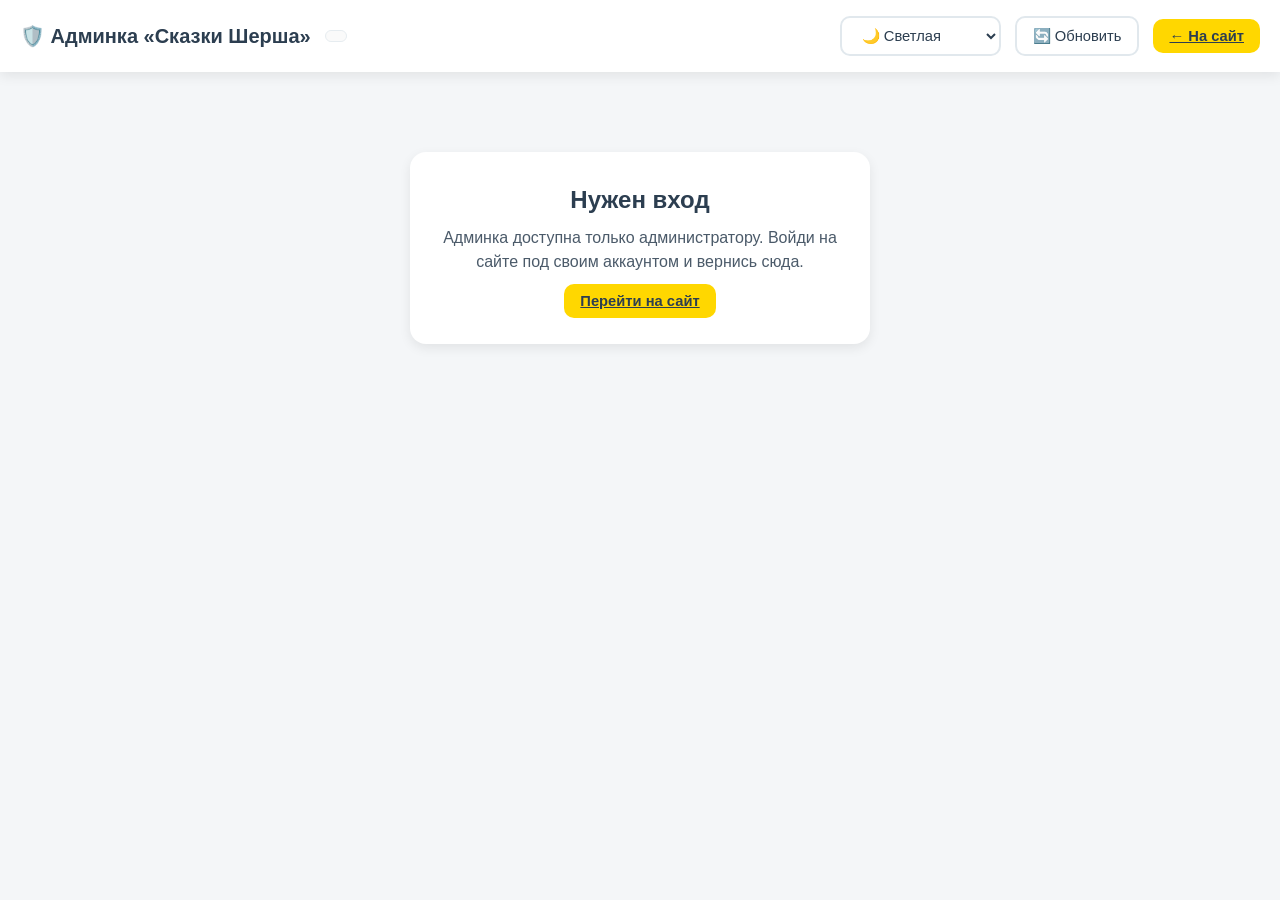
<file: admin.html>
﻿<!DOCTYPE html>
<html lang="ru">
<head>
    <meta charset="UTF-8">
    <meta name="viewport" content="width=device-width, initial-scale=1.0">
    <meta name="robots" content="noindex, nofollow">
    <title>Админка · Сказки Шерша</title>
    <link rel="icon" type="image/png" href="shersh_cursor.png">
    <link rel="stylesheet" href="admin.css">
</head>
<body>
    <header>
        <h1>🛡️ Админка «Сказки Шерша»</h1>
        <span class="me" id="meLabel" title="Аккаунт, от имени которого выполняются действия"></span>
        <span class="spacer"></span>
        <select id="themeSelect" class="btn btn-ghost" title="Тема">
            <option value="light">🌙 Светлая</option>
            <option value="dark">🌚 Тёмная</option>
            <option value="lavender">💜 Лавандовая</option>
            <option value="mint">🌿 Мятная</option>
            <option value="skyblue">💙 Голубая</option>
            <option value="rose">🌷 Розовая</option>
        </select>
        <button class="btn btn-ghost" id="refreshBtn">🔄 Обновить</button>
        <a class="btn" href="index.html">← На сайт</a>
    </header>

    <main>
        <section class="gate" id="gate">
            <h2>Нужен вход</h2>
            <p id="gateText">Войди на сайте как Шерш — админка откроется только для администратора.</p>
            <a class="btn" href="index.html">Перейти на сайт</a>
        </section>

        <div id="admin" style="display:none;">
            <div class="stats" id="stats"></div>

            <div class="tabs">
                <button class="tab active" data-tab="reports">Жалобы <span class="count" id="cntReports"></span></button>
                <button class="tab" data-tab="users">Пользователи <span class="count" id="cntUsers"></span></button>
                <button class="tab" data-tab="banned">Забаненные <span class="count" id="cntBanned"></span></button>
                <button class="tab" data-tab="posts">Истории <span class="count" id="cntPosts"></span></button>
                <button class="tab" data-tab="comments">Комментарии <span class="count" id="cntComments"></span></button>
                <button class="tab" data-tab="stats">📊 Аналитика</button>
            </div>

            <div class="panel active" id="panel-reports"></div>
            <div class="panel" id="panel-users"></div>
            <div class="panel" id="panel-banned"></div>
            <div class="panel" id="panel-posts"></div>
            <div class="panel" id="panel-comments"></div>
            <div class="panel" id="panel-stats"></div>
        </div>
    </main>

    <div id="toasts"></div>

    <script src="admin.js?v=3"></script>
</body>
</html>
</file>
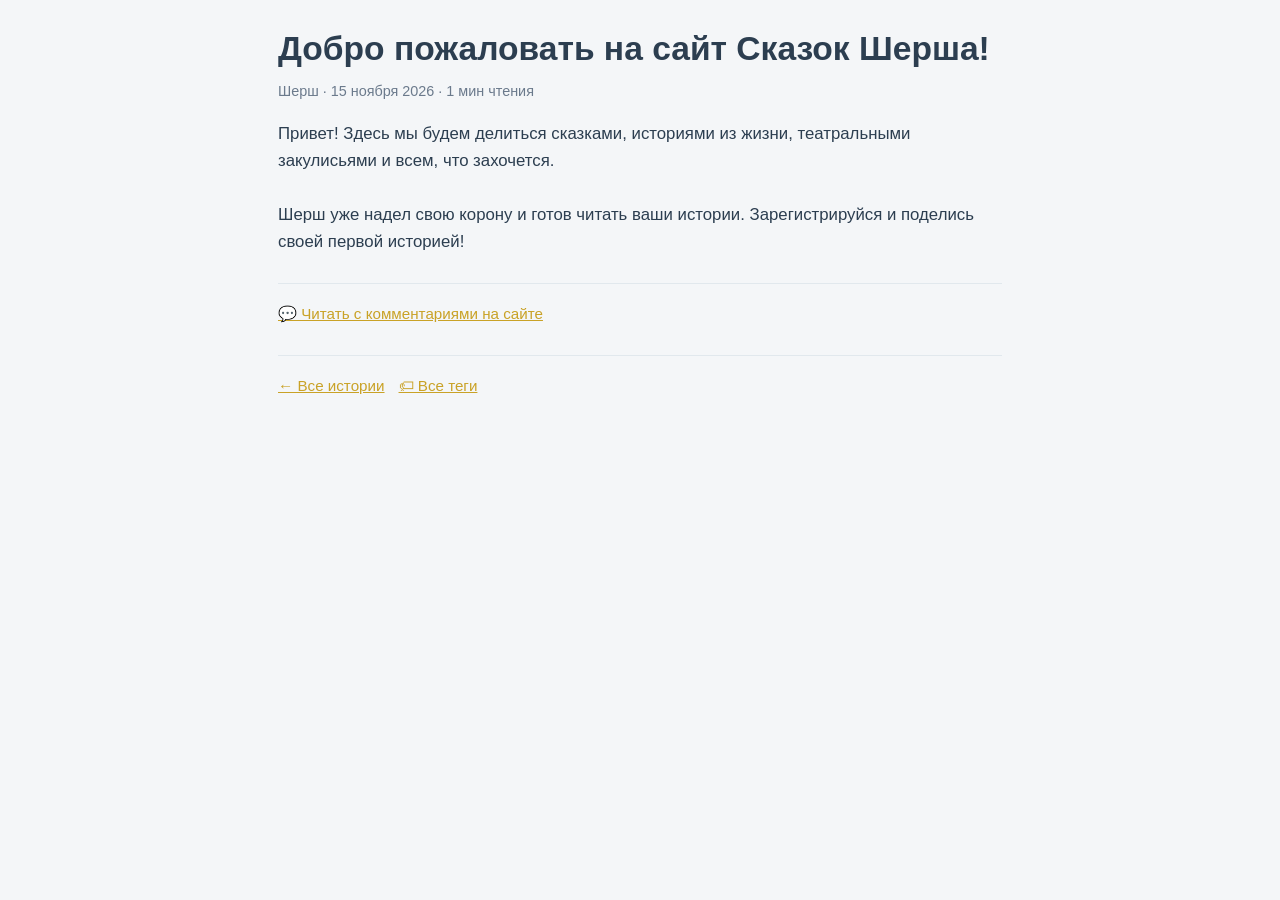
<file: post-4.html>
<!DOCTYPE html>
<html lang="ru">
<head>
<meta charset="UTF-8">
<meta name="viewport" content="width=device-width, initial-scale=1.0">
<title>Добро пожаловать на сайт Сказок Шерша! — Сказки Шерша</title>
<meta name="description" content="Привет! Здесь мы будем делиться сказками, историями из жизни, театральными закулисьями и всем, что захочется. Шерш уже надел свою корону и готов читать ваши истории.…">
<link rel="canonical" href="https://andrewshpik.github.io/skazki-Shersha/post-4.html">
<meta property="og:type" content="article">
<meta property="og:site_name" content="Сказки Шерша">
<meta property="og:title" content="Добро пожаловать на сайт Сказок Шерша! — Сказки Шерша">
<meta property="og:description" content="Привет! Здесь мы будем делиться сказками, историями из жизни, театральными закулисьями и всем, что захочется. Шерш уже надел свою корону и готов читать ваши истории.…">
<meta property="og:url" content="https://andrewshpik.github.io/skazki-Shersha/post-4.html">
<meta property="og:image" content="https://andrewshpik.github.io/skazki-Shersha/banner.jpg">
<meta name="twitter:card" content="summary_large_image">
<meta name="twitter:title" content="Добро пожаловать на сайт Сказок Шерша! — Сказки Шерша">
<meta name="twitter:description" content="Привет! Здесь мы будем делиться сказками, историями из жизни, театральными закулисьями и всем, что захочется. Шерш уже надел свою корону и готов читать ваши истории.…">
<meta name="twitter:image" content="https://andrewshpik.github.io/skazki-Shersha/banner.jpg">
<script type="application/ld+json">{"@context": "https://schema.org", "@type": "Article", "headline": "Добро пожаловать на сайт Сказок Шерша!", "description": "Привет! Здесь мы будем делиться сказками, историями из жизни, театральными закулисьями и всем, что захочется. Шерш уже надел свою корону и готов читать ваши истории.…", "datePublished": "2026-11-15T09:08:01.175108+00:00", "author": {"@type": "Person", "name": "Шерш"}, "image": ["https://andrewshpik.github.io/skazki-Shersha/banner.jpg"], "mainEntityOfPage": {"@type": "WebPage", "@id": "https://andrewshpik.github.io/skazki-Shersha/post-4.html"}, "publisher": {"@type": "Organization", "name": "Сказки Шерша"}}</script>
<style>
:root { color-scheme: light dark; --fg: #2c3e50; --muted: #6b7a8c; --bg: #f4f6f8; --card: #fff; --line: #e1e8ed; --gold: #c9a227; }
@media (prefers-color-scheme: dark) { :root { --fg: #e6e6e6; --muted: #a3a3a3; --bg: #1a1a2e; --card: #1f2b4d; --line: #2a3b66; --gold: #ffd700; } }
* { box-sizing: border-box; }
body { margin: 0; background: var(--bg); color: var(--fg); font-family: -apple-system, "Segoe UI", Roboto, sans-serif; line-height: 1.6; }
main { max-width: 760px; margin: 0 auto; padding: 28px 18px 60px; }
a { color: var(--gold); }
h1 { font-size: clamp(1.5rem, 3.5vw, 2.1rem); line-height: 1.25; margin: 0 0 10px; }
.meta { color: var(--muted); font-size: 0.9rem; margin-bottom: 18px; }
img.cover { width: 100%; border-radius: 14px; margin-bottom: 18px; }
.text { white-space: pre-wrap; font-size: 1.05rem; }
.nav { display: flex; gap: 14px; flex-wrap: wrap; margin-top: 28px; padding-top: 18px; border-top: 1px solid var(--line); font-size: 0.95rem; }
.card { background: var(--card); border: 1px solid var(--line); border-radius: 14px; padding: 16px 18px; margin-bottom: 14px; }
.card h2 { font-size: 1.1rem; margin: 0 0 6px; line-height: 1.35; }
.card p { margin: 0 0 8px; font-size: 0.95rem; }
.tags { display: flex; flex-wrap: wrap; gap: 8px; }
.tag { display: inline-block; padding: 5px 10px; border: 1px solid var(--line); border-radius: 999px; text-decoration: none; font-size: 0.9rem; }
</style>
</head>
<body>
<main>
<article><h1>Добро пожаловать на сайт Сказок Шерша!</h1><div class="meta">Шерш · 15 ноября 2026 · 1 мин чтения</div><div class="text">Привет! Здесь мы будем делиться сказками, историями из жизни, театральными закулисьями и всем, что захочется.

Шерш уже надел свою корону и готов читать ваши истории. Зарегистрируйся и поделись своей первой историей!</div></article><nav class="nav"><a href="index.html#post-4">💬 Читать с комментариями на сайте</a></nav>
<nav class="nav">
<a href="index.html">← Все истории</a>
<a href="tags.html">🏷 Все теги</a>
</nav>
</main>
</body>
</html>
</file>
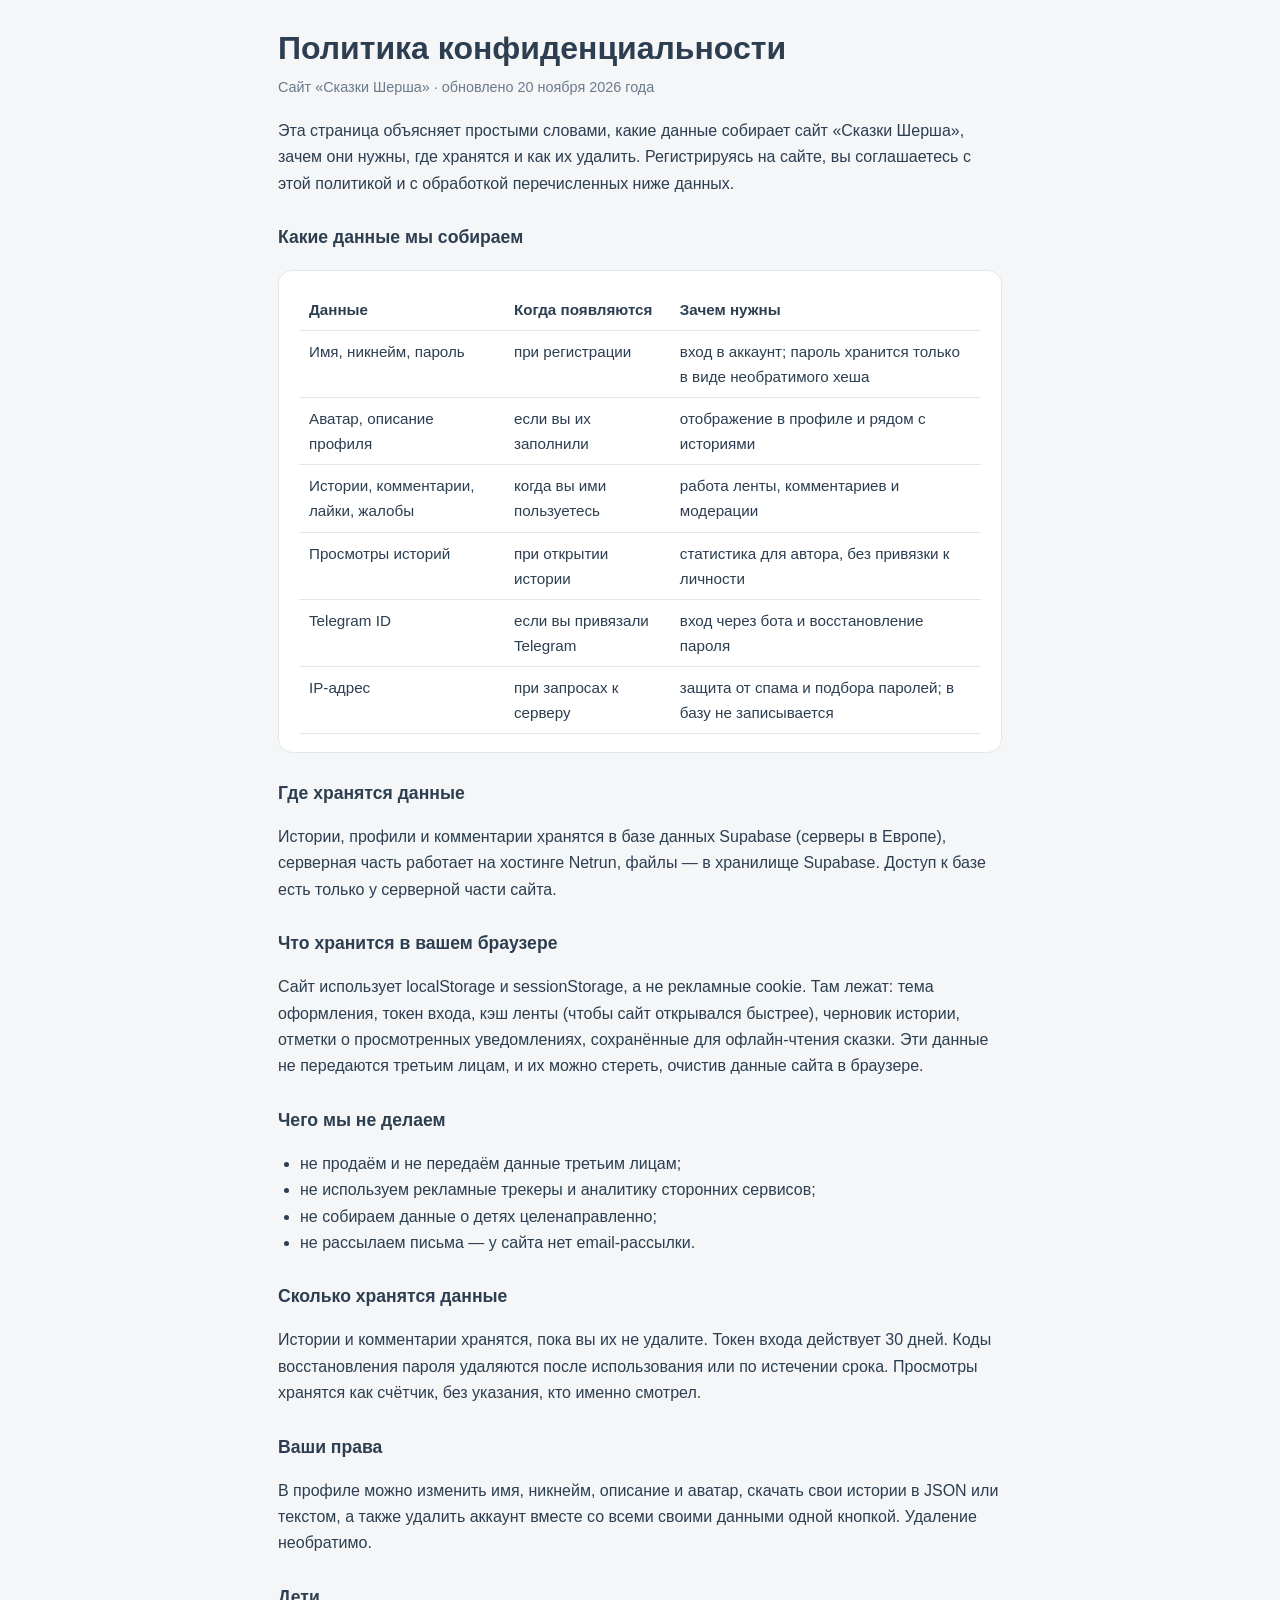
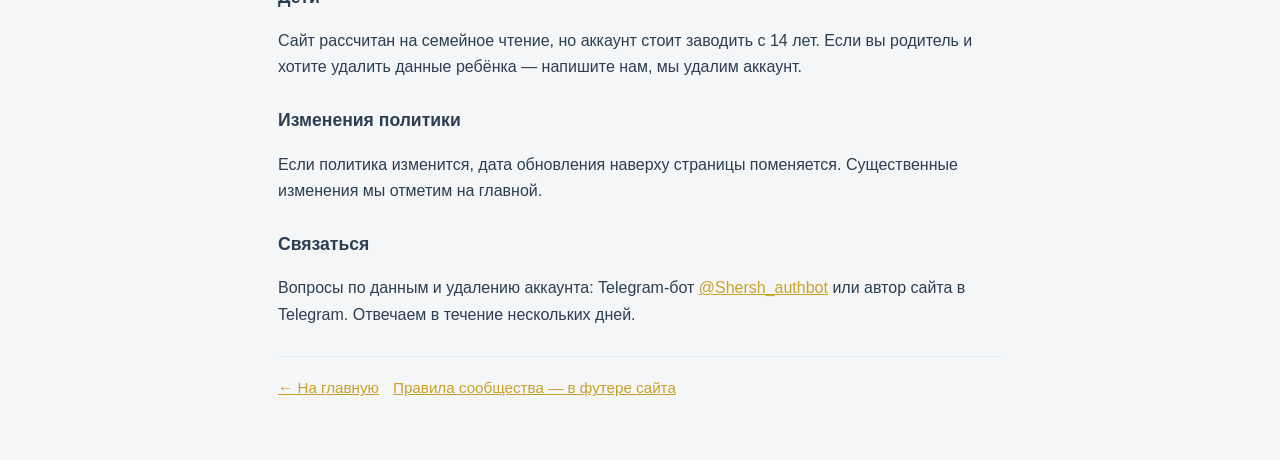
<file: privacy.html>
<!DOCTYPE html>
<html lang="ru">
<head>
<meta charset="UTF-8">
<meta name="viewport" content="width=device-width, initial-scale=1.0">
<title>Политика конфиденциальности — Сказки Шерша</title>
<meta name="description" content="Какие данные собирает сайт «Сказки Шерша», зачем они нужны, где хранятся и как их удалить.">
<meta name="robots" content="index, follow">
<link rel="canonical" href="https://andrewshpik.github.io/skazki-Shersha/privacy.html">
<link rel="icon" type="image/png" href="shersh_cursor.png">
<style>
:root { color-scheme: light dark; --fg: #2c3e50; --muted: #6b7a8c; --bg: #f4f6f8; --card: #fff; --line: #e1e8ed; --gold: #c9a227; }
@media (prefers-color-scheme: dark) { :root { --fg: #e6e6e6; --muted: #a3a3a3; --bg: #1a1a2e; --card: #1f2b4d; --line: #2a3b66; --gold: #ffd700; } }
* { box-sizing: border-box; }
body { margin: 0; background: var(--bg); color: var(--fg); font-family: -apple-system, "Segoe UI", Roboto, sans-serif; line-height: 1.65; }
main { max-width: 760px; margin: 0 auto; padding: 28px 18px 60px; }
a { color: var(--gold); }
h1 { font-size: clamp(1.4rem, 3.4vw, 2rem); line-height: 1.25; margin: 0 0 8px; }
h2 { font-size: 1.1rem; margin: 26px 0 8px; }
p, li { font-size: 1rem; }
.meta { color: var(--muted); font-size: 0.9rem; margin-bottom: 18px; }
.card { background: var(--card); border: 1px solid var(--line); border-radius: 14px; padding: 18px 20px; margin: 18px 0; }
ul { padding-left: 22px; }
.nav { display: flex; gap: 14px; flex-wrap: wrap; margin-top: 28px; padding-top: 18px; border-top: 1px solid var(--line); font-size: 0.95rem; }
table { width: 100%; border-collapse: collapse; font-size: 0.95rem; }
th, td { text-align: left; padding: 8px 10px; border-bottom: 1px solid var(--line); vertical-align: top; }
</style>
</head>
<body>
<main>
<h1>Политика конфиденциальности</h1>
<div class="meta">Сайт «Сказки Шерша» · обновлено 20 ноября 2026 года</div>

<p>Эта страница объясняет простыми словами, какие данные собирает сайт «Сказки Шерша», зачем они нужны, где хранятся и как их удалить. Регистрируясь на сайте, вы соглашаетесь с этой политикой и с обработкой перечисленных ниже данных.</p>

<h2>Какие данные мы собираем</h2>
<div class="card">
<table>
<tr><th>Данные</th><th>Когда появляются</th><th>Зачем нужны</th></tr>
<tr><td>Имя, никнейм, пароль</td><td>при регистрации</td><td>вход в аккаунт; пароль хранится только в виде необратимого хеша</td></tr>
<tr><td>Аватар, описание профиля</td><td>если вы их заполнили</td><td>отображение в профиле и рядом с историями</td></tr>
<tr><td>Истории, комментарии, лайки, жалобы</td><td>когда вы ими пользуетесь</td><td>работа ленты, комментариев и модерации</td></tr>
<tr><td>Просмотры историй</td><td>при открытии истории</td><td>статистика для автора, без привязки к личности</td></tr>
<tr><td>Telegram ID</td><td>если вы привязали Telegram</td><td>вход через бота и восстановление пароля</td></tr>
<tr><td>IP-адрес</td><td>при запросах к серверу</td><td>защита от спама и подбора паролей; в базу не записывается</td></tr>
</table>
</div>

<h2>Где хранятся данные</h2>
<p>Истории, профили и комментарии хранятся в базе данных Supabase (серверы в Европе), серверная часть работает на хостинге Netrun, файлы — в хранилище Supabase. Доступ к базе есть только у серверной части сайта.</p>

<h2>Что хранится в вашем браузере</h2>
<p>Сайт использует localStorage и sessionStorage, а не рекламные cookie. Там лежат: тема оформления, токен входа, кэш ленты (чтобы сайт открывался быстрее), черновик истории, отметки о просмотренных уведомлениях, сохранённые для офлайн-чтения сказки. Эти данные не передаются третьим лицам, и их можно стереть, очистив данные сайта в браузере.</p>

<h2>Чего мы не делаем</h2>
<ul>
<li>не продаём и не передаём данные третьим лицам;</li>
<li>не используем рекламные трекеры и аналитику сторонних сервисов;</li>
<li>не собираем данные о детях целенаправленно;</li>
<li>не рассылаем письма — у сайта нет email-рассылки.</li>
</ul>

<h2>Сколько хранятся данные</h2>
<p>Истории и комментарии хранятся, пока вы их не удалите. Токен входа действует 30 дней. Коды восстановления пароля удаляются после использования или по истечении срока. Просмотры хранятся как счётчик, без указания, кто именно смотрел.</p>

<h2>Ваши права</h2>
<p>В профиле можно изменить имя, никнейм, описание и аватар, скачать свои истории в JSON или текстом, а также удалить аккаунт вместе со всеми своими данными одной кнопкой. Удаление необратимо.</p>

<h2>Дети</h2>
<p>Сайт рассчитан на семейное чтение, но аккаунт стоит заводить с 14 лет. Если вы родитель и хотите удалить данные ребёнка — напишите нам, мы удалим аккаунт.</p>

<h2>Изменения политики</h2>
<p>Если политика изменится, дата обновления наверху страницы поменяется. Существенные изменения мы отметим на главной.</p>

<h2>Связаться</h2>
<p>Вопросы по данным и удалению аккаунта: Telegram-бот <a href="https://t.me/Shersh_authbot" target="_blank" rel="noopener">@Shersh_authbot</a> или автор сайта в Telegram. Отвечаем в течение нескольких дней.</p>

<nav class="nav">
<a href="index.html">← На главную</a>
<a href="index.html" onclick="return false" aria-disabled="true">Правила сообщества — в футере сайта</a>
</nav>
</main>
</body>
</html>
</file>
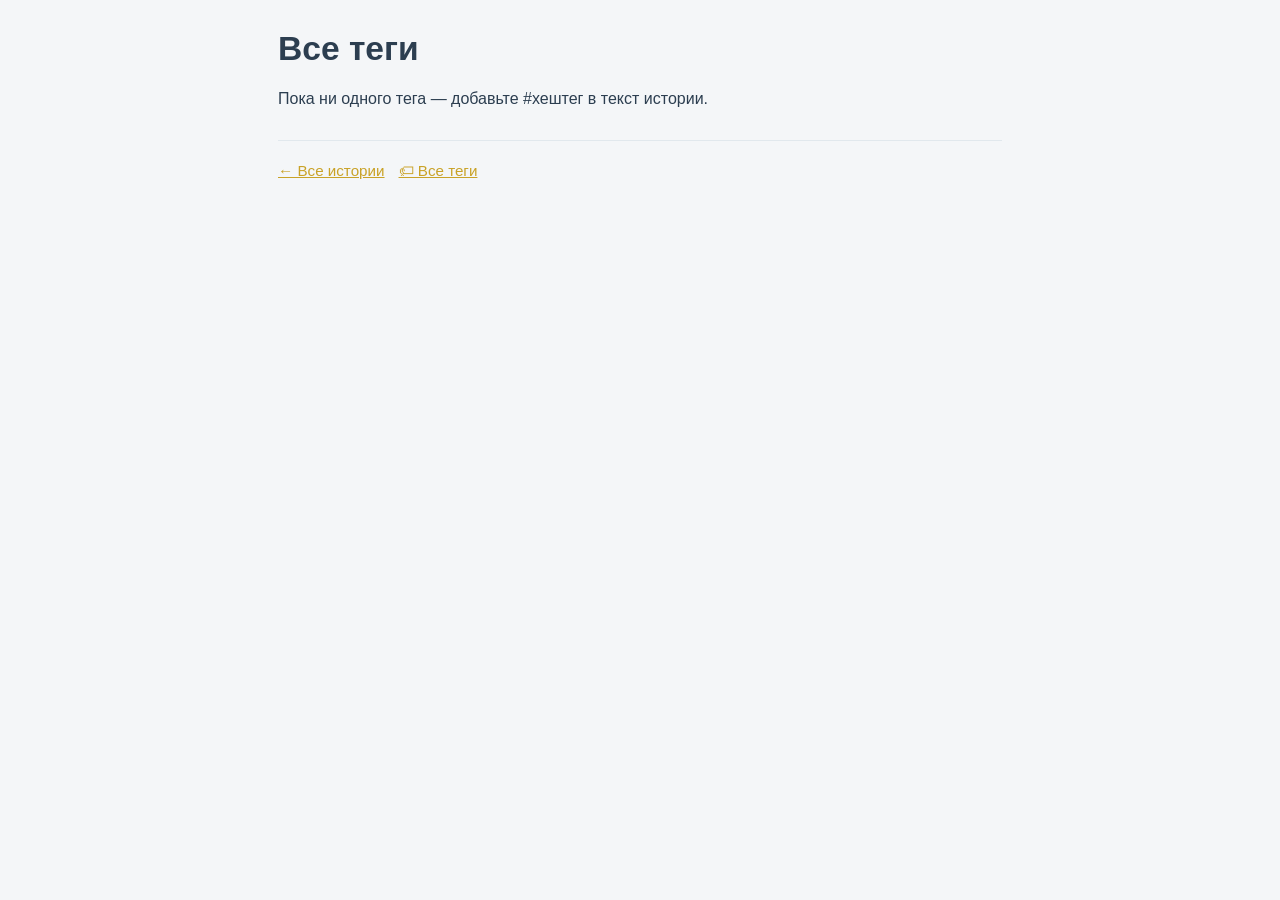
<file: tags.html>
<!DOCTYPE html>
<html lang="ru">
<head>
<meta charset="UTF-8">
<meta name="viewport" content="width=device-width, initial-scale=1.0">
<title>Все теги — Сказки Шерша</title>
<meta name="description" content="Истории «Сказок Шерша» по тегам">
<link rel="canonical" href="https://andrewshpik.github.io/skazki-Shersha/tags.html">
<meta property="og:type" content="website">
<meta property="og:site_name" content="Сказки Шерша">
<meta property="og:title" content="Все теги — Сказки Шерша">
<meta property="og:description" content="Истории «Сказок Шерша» по тегам">
<meta property="og:url" content="https://andrewshpik.github.io/skazki-Shersha/tags.html">
<meta property="og:image" content="https://andrewshpik.github.io/skazki-Shersha/banner.jpg">
<meta name="twitter:card" content="summary_large_image">
<meta name="twitter:title" content="Все теги — Сказки Шерша">
<meta name="twitter:description" content="Истории «Сказок Шерша» по тегам">
<meta name="twitter:image" content="https://andrewshpik.github.io/skazki-Shersha/banner.jpg">
<style>
:root { color-scheme: light dark; --fg: #2c3e50; --muted: #6b7a8c; --bg: #f4f6f8; --card: #fff; --line: #e1e8ed; --gold: #c9a227; }
@media (prefers-color-scheme: dark) { :root { --fg: #e6e6e6; --muted: #a3a3a3; --bg: #1a1a2e; --card: #1f2b4d; --line: #2a3b66; --gold: #ffd700; } }
* { box-sizing: border-box; }
body { margin: 0; background: var(--bg); color: var(--fg); font-family: -apple-system, "Segoe UI", Roboto, sans-serif; line-height: 1.6; }
main { max-width: 760px; margin: 0 auto; padding: 28px 18px 60px; }
a { color: var(--gold); }
h1 { font-size: clamp(1.5rem, 3.5vw, 2.1rem); line-height: 1.25; margin: 0 0 10px; }
.meta { color: var(--muted); font-size: 0.9rem; margin-bottom: 18px; }
img.cover { width: 100%; border-radius: 14px; margin-bottom: 18px; }
.text { white-space: pre-wrap; font-size: 1.05rem; }
.nav { display: flex; gap: 14px; flex-wrap: wrap; margin-top: 28px; padding-top: 18px; border-top: 1px solid var(--line); font-size: 0.95rem; }
.card { background: var(--card); border: 1px solid var(--line); border-radius: 14px; padding: 16px 18px; margin-bottom: 14px; }
.card h2 { font-size: 1.1rem; margin: 0 0 6px; line-height: 1.35; }
.card p { margin: 0 0 8px; font-size: 0.95rem; }
.tags { display: flex; flex-wrap: wrap; gap: 8px; }
.tag { display: inline-block; padding: 5px 10px; border: 1px solid var(--line); border-radius: 999px; text-decoration: none; font-size: 0.9rem; }
</style>
</head>
<body>
<main>
<h1>Все теги</h1><p>Пока ни одного тега — добавьте #хештег в текст истории.</p>
<nav class="nav">
<a href="index.html">← Все истории</a>
<a href="tags.html">🏷 Все теги</a>
</nav>
</main>
</body>
</html>
</file>
<file: admin.css>
:root {
            --bg-color: #f4f6f8;
            --text-color: #2c3e50;
            --header-bg: #ffffff;
            --card-bg: #ffffff;
            --gold-accent: #FFD700;
            --gold-hover: #FFC107;
            --shadow: 0 4px 12px rgba(0,0,0,0.08);
            --border-color: #e1e8ed;
            --comment-bg: #f9f9f9;
            --input-bg: #ffffff;
            --error-color: #e74c3c;
            --ok-color: #27ae60;
        }

        [data-theme="dark"] {
            --bg-color: #1a1a2e;
            --text-color: #e0e0e0;
            --header-bg: #16213e;
            --card-bg: #1f2b4d;
            --shadow: 0 4px 12px rgba(0,0,0,0.4);
            --border-color: #2a3b66;
            --comment-bg: #16213e;
            --input-bg: #16213e;
        }

        [data-theme="lavender"] {
            --bg-color: #f6f0fa;
            --text-color: #3c2a4d;
            --header-bg: #ffffff;
            --card-bg: #ffffff;
            --border-color: #e6def2;
            --comment-bg: #faf7fd;
            --input-bg: #ffffff;
        }

        [data-theme="mint"] {
            --bg-color: #ecf7f3;
            --text-color: #24423a;
            --header-bg: #ffffff;
            --card-bg: #ffffff;
            --border-color: #d8efdf;
            --comment-bg: #f5fbf8;
            --input-bg: #ffffff;
        }

        [data-theme="skyblue"] {
            --bg-color: #eef5fd;
            --text-color: #223a55;
            --header-bg: #ffffff;
            --card-bg: #ffffff;
            --border-color: #d6e6f7;
            --comment-bg: #f5faff;
            --input-bg: #ffffff;
        }

        [data-theme="rose"] {
            --bg-color: #fdf1f4;
            --text-color: #4d2a33;
            --header-bg: #ffffff;
            --card-bg: #ffffff;
            --border-color: #f5dde3;
            --comment-bg: #fff7f9;
            --input-bg: #ffffff;
        }

        * { margin: 0; padding: 0; box-sizing: border-box; }

        body {
            font-family: 'Segoe UI', Tahoma, Verdana, sans-serif;
            background-color: var(--bg-color);
            color: var(--text-color);
            min-height: 100vh;
            padding-bottom: 60px;
            transition: background-color 0.3s, color 0.3s;
        }

        header {
            background-color: var(--header-bg);
            box-shadow: var(--shadow);
            padding: 16px 20px;
            display: flex;
            align-items: center;
            gap: 14px;
            flex-wrap: wrap;
            position: sticky;
            top: 0;
            z-index: 10;
        }

        header h1 { font-size: 1.25rem; }

        .spacer { flex: 1; }
        .me { font-size: 0.88rem; opacity: 0.8; background: var(--comment-bg); border: 1px solid var(--border-color); padding: 5px 10px; border-radius: 999px; }

        .btn {
            background-color: var(--gold-accent);
            color: #2c3e50;
            border: none;
            padding: 9px 16px;
            border-radius: 10px;
            font-weight: 600;
            font-size: 0.92rem;
            cursor: pointer;
            transition: transform 0.15s, background-color 0.2s;
        }

        .btn:hover { background-color: var(--gold-hover); transform: translateY(-1px); }
        .btn:disabled { opacity: 0.6; cursor: default; transform: none; }
        .btn-ghost { background: transparent; border: 2px solid var(--border-color); color: var(--text-color); font-weight: 500; }
        .btn-ghost:hover { background-color: var(--comment-bg); }
        .btn-danger { background-color: var(--error-color); color: #fff; }
        .btn-danger:hover { background-color: #c0392b; }
        .btn-small { padding: 6px 11px; font-size: 0.82rem; border-radius: 8px; }

        main { max-width: 1100px; margin: 22px auto; padding: 0 16px; }

        .gate {
            max-width: 460px; margin: 80px auto; text-align: center;
            background: var(--card-bg); border-radius: 16px; padding: 34px 26px;
            box-shadow: var(--shadow);
        }
        .gate h2 { margin-bottom: 12px; }
        .gate p { margin-bottom: 18px; line-height: 1.5; opacity: 0.85; }

        .stats { display: grid; grid-template-columns: repeat(auto-fit, minmax(130px, 1fr)); gap: 12px; margin-bottom: 20px; }
        .stat { background: var(--card-bg); border-radius: 14px; padding: 14px 16px; box-shadow: var(--shadow); }
        .stat b { display: block; font-size: 1.6rem; line-height: 1.2; }
        .stat span { font-size: 0.82rem; opacity: 0.7; }

        .tabs { display: flex; gap: 8px; flex-wrap: wrap; margin-bottom: 16px; }
        .tab {
            background: var(--card-bg); border: 2px solid var(--border-color); color: var(--text-color);
            padding: 9px 15px; border-radius: 10px; cursor: pointer; font-size: 0.9rem; font-weight: 600;
        }
        .tab.active { background: var(--gold-accent); border-color: var(--gold-accent); color: #2c3e50; }
        .tab .count { opacity: 0.75; font-weight: 500; }

        .panel { display: none; }
        .panel.active { display: block; }

        .row {
            background: var(--card-bg); border-radius: 14px; padding: 14px 16px;
            box-shadow: var(--shadow); margin-bottom: 12px;
        }
        .row-head { display: flex; gap: 10px; align-items: baseline; flex-wrap: wrap; margin-bottom: 6px; }
        .row-title { font-weight: 700; }
        .badge {
            font-size: 0.72rem; padding: 3px 9px; border-radius: 999px;
            background: var(--comment-bg); border: 1px solid var(--border-color); font-weight: 700;
        }
        .badge.admin { background: var(--gold-accent); color: #2c3e50; border-color: var(--gold-accent); }
        .badge.banned { background: var(--error-color); color: #fff; border-color: var(--error-color); }
        .badge.gone { background: #95a5a6; color: #fff; border-color: #95a5a6; }
        .meta { font-size: 0.82rem; opacity: 0.7; }
        .text { margin: 6px 0 10px; line-height: 1.5; white-space: pre-wrap; word-break: break-word; }
        .reason { color: var(--error-color); font-weight: 600; }
        .actions { display: flex; gap: 8px; flex-wrap: wrap; }
        .empty { text-align: center; opacity: 0.7; padding: 30px 10px; }

        #toasts {
            position: fixed; bottom: 20px; right: 20px; display: flex;
            flex-direction: column; gap: 10px; z-index: 100;
        }
        .toast {
            background: var(--card-bg); color: var(--text-color); box-shadow: var(--shadow);
            padding: 12px 16px; border-radius: 10px; border-left: 4px solid var(--ok-color);
            max-width: 340px; font-size: 0.9rem;
        }
        .toast.error { border-left-color: var(--error-color); }

        .modal-overlay {
            position: fixed; inset: 0; background: rgba(0,0,0,0.55);
            display: flex; align-items: center; justify-content: center; padding: 20px; z-index: 200;
        }
        .modal-content {
            background: var(--card-bg); color: var(--text-color); border-radius: 16px;
            padding: 24px; width: 100%; max-width: 440px; box-shadow: var(--shadow);
        }
        .modal-content h2 { font-size: 1.15rem; text-align: center; margin-bottom: 10px; }
        .ui-dialog-text { margin-bottom: 10px; line-height: 1.5; text-align: center; opacity: 0.9; }
        .modal-content label { display: block; margin: 10px 0 6px; font-size: 0.9rem; font-weight: 600; }
        .ui-dialog-input {
            width: 100%; padding: 12px 14px; border: 2px solid var(--border-color); border-radius: 10px;
            background: var(--input-bg); color: var(--text-color); font-family: inherit; font-size: 1rem; resize: vertical;
        }
        .ui-dialog-input:focus { outline: none; border-color: var(--gold-accent); }
        .form-error {
            display: none; margin-top: 8px; padding: 9px 12px; border-radius: 8px;
            background: rgba(231, 76, 60, 0.12); color: var(--error-color);
            font-size: 0.9rem; border-left: 3px solid var(--error-color);
        }
        .modal-buttons { display: flex; gap: 12px; margin-top: 20px; }
        .modal-buttons .btn { flex: 1; }

        @media (max-width: 600px) {
            header h1 { font-size: 1.05rem; }
            .stat b { font-size: 1.35rem; }
            .actions .btn { flex: 1; }
        }

        /* Аналитика */
        .chart {
            display: flex; align-items: flex-end; gap: 6px; height: 180px;
            padding: 12px; border-radius: 12px;
            background: var(--card-bg); border: 1px solid var(--border-color);
        }
        .bar-col {
            flex: 1; height: 100%; display: flex; flex-direction: column;
            justify-content: flex-end; align-items: center; gap: 6px;
        }
        .bar {
            width: 100%; max-width: 34px; min-height: 2px;
            border-radius: 6px 6px 0 0; background: var(--gold-accent);
            transition: height 0.3s ease;
        }
        .bar-label { font-size: 0.68rem; opacity: 0.7; }
        .chart-legend { font-size: 0.8rem; opacity: 0.7; margin: 6px 0 18px; }
        .two-col { display: grid; grid-template-columns: 1fr 1fr; gap: 20px; }
        .rank { margin: 0; padding-left: 20px; }
        .rank li { margin-bottom: 8px; }
        .rank a { color: inherit; }
        .rank-meta { display: block; font-size: 0.8rem; opacity: 0.65; }
        @media (max-width: 720px) { .two-col { grid-template-columns: 1fr; } }
</file>
